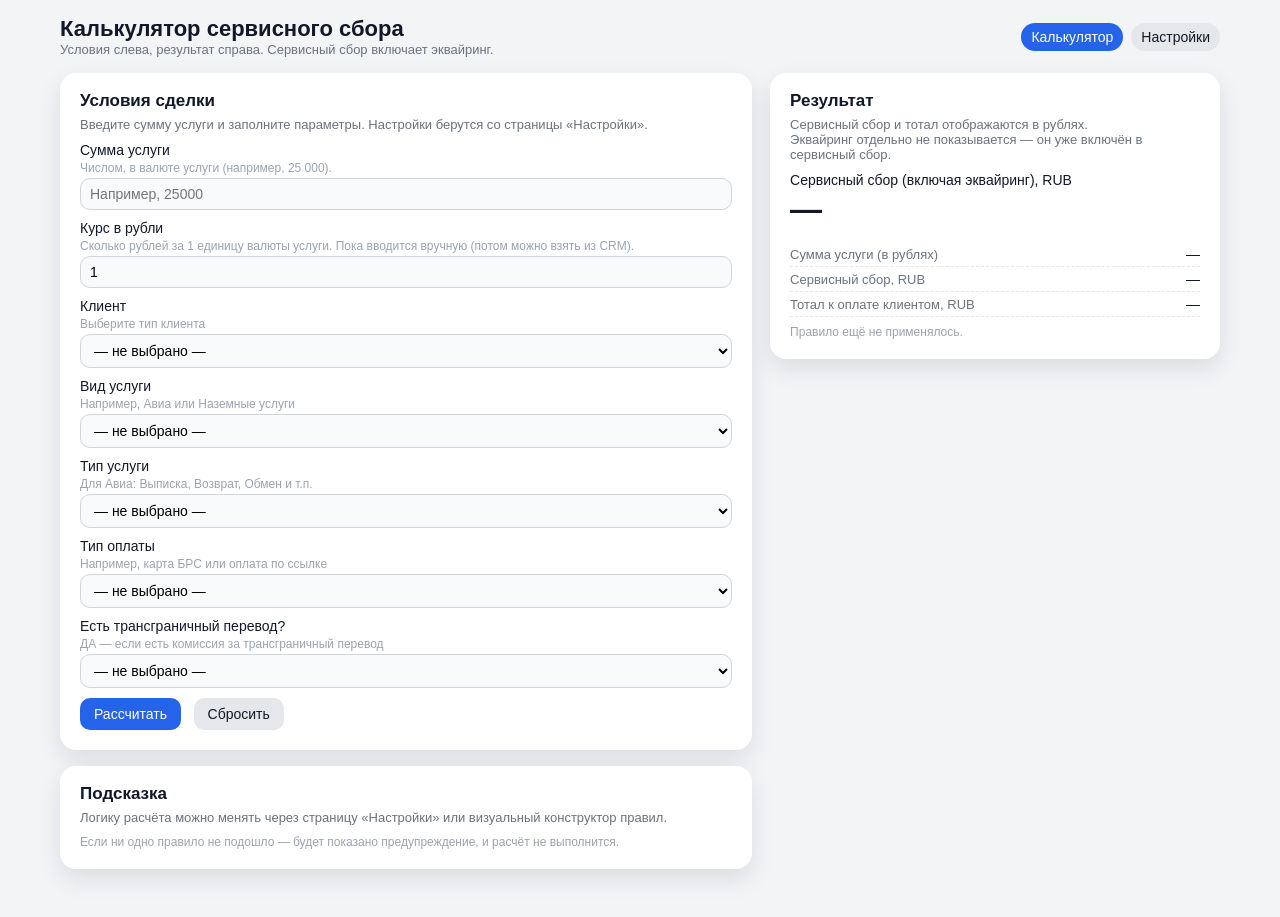
<file: fee/index.html>
<!-- index.html -->
<!DOCTYPE html>
<html lang="ru">
<head>
    <meta charset="UTF-8">
    <title>Калькулятор сервисного сбора</title>
    <link rel="stylesheet" href="styles.css">
</head>
<body>
<div class="app-wrapper">
    <!-- Шапка и меню -->
    <header class="app-header">
        <div>
            <div class="app-title">Калькулятор сервисного сбора</div>
            <div class="app-subtitle">Условия слева, результат справа. Сервисный сбор включает эквайринг.</div>
        </div>
        <nav class="app-nav">
            <a href="index.html" class="active">Калькулятор</a>
            <a href="settings.html">Настройки</a>
        </nav>
    </header>

    <!-- Основная раскладка: слева условия, справа результат -->
    <div class="layout-main">
        <!-- ЛЕВАЯ ЧАСТЬ: УСЛОВИЯ -->
        <div>
            <div class="card">
                <div class="card-title">Условия сделки</div>
                <div class="card-subtitle">
                    Введите сумму услуги и заполните параметры. Настройки берутся со страницы «Настройки».
                </div>

                <!-- Базовые поля -->
                <div class="field">
                    <div class="field-label">Сумма услуги</div>
                    <div class="field-hint">Числом, в валюте услуги (например, 25 000).</div>
                    <input type="number" id="amountInput" min="0" step="0.01" placeholder="Например, 25000">
                </div>

                <div class="field">
                    <div class="field-label">Курс в рубли</div>
                    <div class="field-hint">
                        Сколько рублей за 1 единицу валюты услуги. Пока вводится вручную (потом можно взять из CRM).
                    </div>
                    <input type="number" id="rateInput" min="0" step="0.0001" value="1">
                </div>

                <!-- Динамические поля из сущностей -->
                <div id="dynamicConditionsContainer"></div>

                <button class="btn" id="calculateBtn">Рассчитать</button>
                <button class="btn btn-secondary" id="clearBtn" style="margin-left: 8px;">Сбросить</button>

                <div id="mainError" class="alert-error" style="display:none;"></div>
            </div>

            <div class="card">
                <div class="card-title">Подсказка</div>
                <div class="card-subtitle">
                    Логику расчёта можно менять через страницу «Настройки» или визуальный конструктор правил.
                </div>
                <div class="text-muted">
                    Если ни одно правило не подошло — будет показано предупреждение, и расчёт не выполнится.
                </div>
            </div>
        </div>

        <!-- ПРАВАЯ ЧАСТЬ: РЕЗУЛЬТАТ -->
        <div>
            <div class="card">
                <div class="card-title">Результат</div>
                <div class="card-subtitle">
                    Сервисный сбор и тотал отображаются в рублях.<br>
                    Эквайринг отдельно не показывается — он уже включён в сервисный сбор.
                </div>

                <div class="field">
                    <div class="field-label">Сервисный сбор (включая эквайринг), RUB</div>
                    <div id="serviceFeeMain" class="result-main-value">—</div>
                </div>

                <div class="result-row">
                    <div class="result-label">Сумма услуги (в рублях)</div>
                    <div id="amountRubResult">—</div>
                </div>

                <div class="result-row">
                    <div class="result-label">Сервисный сбор, RUB</div>
                    <div id="serviceFeeResult">—</div>
                </div>

                <div class="result-row">
                    <div class="result-label">Тотал к оплате клиентом, RUB</div>
                    <div id="totalResult">—</div>
                </div>

                <div class="text-muted" style="margin-top: 8px;" id="ruleInfo">
                    Правило ещё не применялось.
                </div>
            </div>
        </div>
    </div>
</div>

<script src="js/config.js"></script>
<script src="js/main.js"></script>
</body>
</html>
</file>
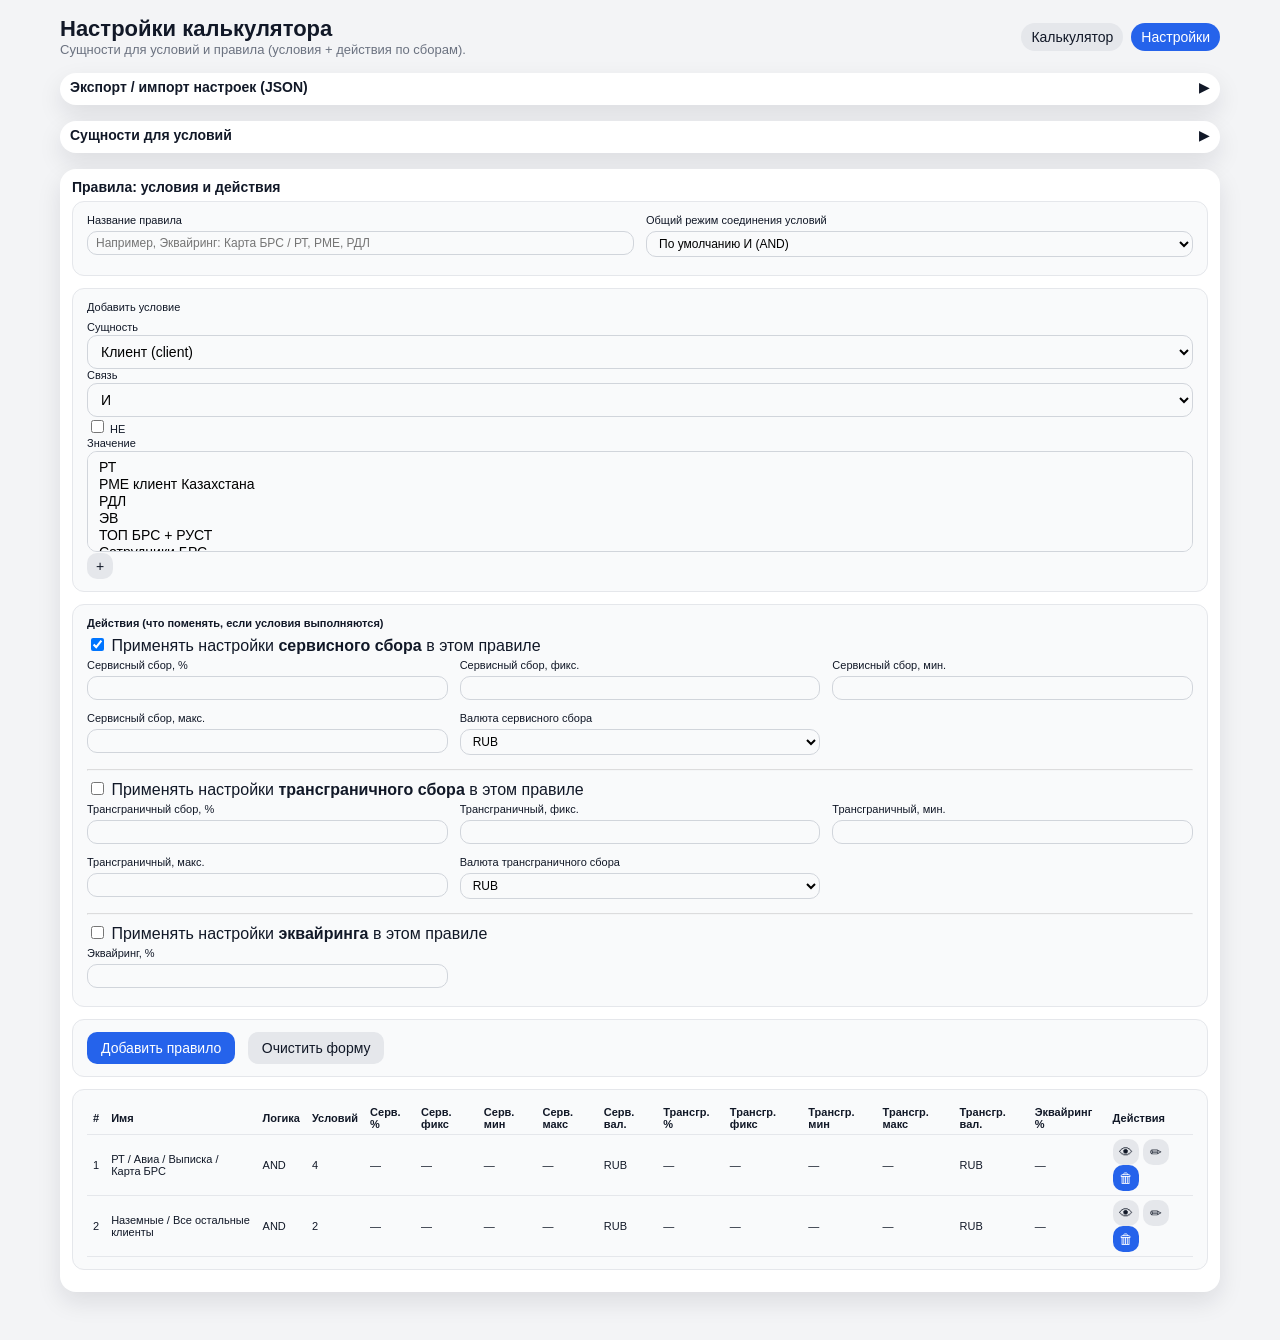
<file: fee/settings.html>
<!DOCTYPE html>
<html lang="ru">
<head>
    <meta charset="UTF-8">
    <title>Настройки калькулятора</title>
    <link rel="stylesheet" href="styles.css">
</head>
<body class="settings-page">
<div class="app-wrapper">
    <header class="app-header">
        <div>
            <div class="app-title">Настройки калькулятора</div>
            <div class="app-subtitle">
                Сущности для условий и правила (условия + действия по сборам).
            </div>
        </div>
        <nav class="app-nav">
            <a href="index.html">Калькулятор</a>
            <a href="settings.html" class="active">Настройки</a>
        </nav>
    </header>

    <!-- JSON: сворачиваемый блок -->
    <div class="card">
        <div class="card-header-row" id="jsonToggle">
            <div class="card-title">Экспорт / импорт настроек (JSON)</div>
            <span class="card-toggle-arrow" id="jsonArrow">▶</span>
        </div>

        <div class="card-body-collapsible" id="jsonBody" style="display: none;">
            <div class="field">
                <div class="field-label">Текущие настройки (JSON)</div>
                <textarea id="configJsonTextarea"></textarea>
            </div>

            <button class="btn" id="saveJsonBtn">Сохранить JSON в настройки</button>
            <button class="btn btn-secondary" id="resetDefaultBtn" style="margin-left: 8px;">
                Сбросить к настройкам по умолчанию
            </button>

            <div id="jsonMessage" class="alert-success" style="display:none;"></div>
        </div>
    </div>

    <!-- СУЩНОСТИ: сворачиваемый блок -->
    <div class="card">
        <div class="card-header-row" id="entitiesToggle">
            <div class="card-title">Сущности для условий</div>
            <span class="card-toggle-arrow" id="entitiesArrow">▶</span>
        </div>

        <div class="card-body-collapsible" id="entitiesBody" style="display: none;">
            <table class="settings-table" id="entitiesTable">
                <thead>
                <tr>
                    <th>ID</th>
                    <th>Название</th>
                    <th>Тип</th>
                    <th>Множественный выбор</th>
                    <th>Показывать на главной</th>
                    <th>Значения (для списков)</th>
                    <th>Действия</th>
                </tr>
                </thead>
                <tbody></tbody>
            </table>

            <div style="margin-top: 10px; font-weight: 600; font-size: 12px;">Создание / редактирование сущности</div>

            <div class="entity-form" id="entityForm">
                <div class="entity-form-mode" id="entityFormMode">Режим: создание сущности</div>

                <div class="form-grid">
                    <div class="field">
                        <div class="field-label">ID сущности (латиница)</div>
                        <input type="text" id="newEntityId" placeholder="Например, clientType">
                    </div>

                    <div class="field">
                        <div class="field-label">Название для пользователя</div>
                        <input type="text" id="newEntityName" placeholder="Например, Клиент">
                    </div>

                    <div class="field">
                        <div class="field-label">Тип сущности</div>
                        <select id="newEntityType">
                            <option value="list">Список (выбор значений)</option>
                            <option value="number">Число</option>
                            <option value="percent">Процент</option>
                            <option value="boolean">ДА / НЕТ</option>
                        </select>
                    </div>

                    <div class="field">
                        <div class="field-label">Список значений (для типа "Список")</div>
                        <textarea id="newEntityValues" placeholder="Каждое значение с новой строки"></textarea>
                    </div>

                    <div class="field">
                        <label>
                            <input type="checkbox" id="newEntityMulti">
                            Разрешить множественный выбор
                        </label>
                    </div>

                    <div class="field">
                        <label>
                            <input type="checkbox" id="newEntityShowOnMain" checked>
                            Показывать поле на главной странице
                        </label>
                    </div>
                </div>

                <div style="margin-top: 6px;">
                    <button class="btn" id="addEntityBtn">Добавить сущность</button>
                    <button class="btn btn-secondary" id="cancelEntityEditBtn" style="margin-left: 8px; display:none;">
                        Отменить редактирование
                    </button>
                </div>

                <div id="entitiesMessage" class="alert-success" style="display:none; margin-top: 4px;"></div>
            </div>
        </div>
    </div>

    <!-- ПРАВИЛА: УСЛОВИЯ + ДЕЙСТВИЯ -->
    <div class="card">
        <div class="card-title">Правила: условия и действия</div>

        <!-- Блок: название + общие настройки -->
        <div class="rule-section">
            <div class="form-grid">
                <div class="field">
                    <div class="field-label">Название правила</div>
                    <input type="text" id="ruleNameInput"
                           placeholder="Например, Эквайринг: Карта БРС / РТ, РМЕ, РДЛ">
                </div>

                <div class="field">
                    <div class="field-label">Общий режим соединения условий</div>
                    <select id="ruleLogicSelect">
                        <option value="AND">По умолчанию И (AND)</option>
                        <option value="OR">По умолчанию ИЛИ (OR)</option>
                    </select>
                </div>
            </div>
        </div>

        <!-- Блок: условия -->
        <div class="rule-section">
            <div class="field">
                <div class="field-label">Добавить условие</div>
            </div>

            <!-- Одна строка-конструктор условия -->
            <div class="field-inline" style="flex-wrap: wrap; gap: 8px;">
                <div style="min-width: 180px;">
                    <div class="field-label">Сущность</div>
                    <select id="condEntitySelect"></select>
                </div>

                <div style="min-width: 90px;">
                    <div class="field-label">Связь</div>
                    <select id="condLinkSelect">
                        <option value="AND">И</option>
                        <option value="OR">ИЛИ</option>
                    </select>
                </div>

                <div style="min-width: 80px;">
                    <label class="field-label">
                        <input type="checkbox" id="condNotCheckbox">
                        НЕ
                    </label>
                </div>

                <div style="min-width: 220px; flex: 1;">
                    <div class="field-label">Значение</div>
                    <div id="condValueContainer"></div>
                </div>

                <div>
                    <button class="btn btn-secondary btn-icon" id="addConditionBtn" title="Добавить условие">+</button>
                </div>
            </div>

            <!-- Список уже добавленных условий -->
            <div class="rule-conditions-list" id="ruleConditionsList" style="display:none; margin-top: 6px;">
                <div style="font-size: 12px; margin-bottom: 2px;"><b>Текущие условия правила:</b></div>
                <ul id="ruleConditionsUl"></ul>
            </div>
        </div>

        <!-- Блок: Действия (что делаем с сервисным / трансграничным / эквайрингом) -->
        <div class="rule-section">
            <div class="field" style="margin-bottom: 4px;">
                <div class="field-label"><b>Действия (что поменять, если условия выполняются)</b></div>
            </div>

            <!-- Сервисный сбор -->
            <div class="field" style="margin-bottom: 4px;">
                <label>
                    <input type="checkbox" id="actServiceEnabled" checked>
                    Применять настройки <b>сервисного сбора</b> в этом правиле
                </label>
            </div>

            <div class="form-grid-3">
                <div class="field">
                    <div class="field-label">Сервисный сбор, %</div>
                    <input type="number" step="0.01" id="actServicePercent">
                </div>
                <div class="field">
                    <div class="field-label">Сервисный сбор, фикс.</div>
                    <input type="number" step="0.01" id="actServiceFixed">
                </div>
                <div class="field">
                    <div class="field-label">Сервисный сбор, мин.</div>
                    <input type="number" step="0.01" id="actServiceMin">
                </div>
                <div class="field">
                    <div class="field-label">Сервисный сбор, макс.</div>
                    <input type="number" step="0.01" id="actServiceMax">
                </div>
                <div class="field">
                    <div class="field-label">Валюта сервисного сбора</div>
                    <select id="actServiceCurrency">
                        <option value="RUB">RUB</option>
                        <option value="SERVICE">Валюта услуги</option>
                        <option value="USD">USD</option>
                        <option value="EUR">EUR</option>
                    </select>
                </div>
            </div>

            <hr style="margin: 8px 0; opacity: 0.3;">

            <!-- Трансграничный сбор -->
            <div class="field" style="margin-bottom: 4px;">
                <label>
                    <input type="checkbox" id="actCrossEnabled">
                    Применять настройки <b>трансграничного сбора</b> в этом правиле
                </label>
            </div>

            <div class="form-grid-3">
                <div class="field">
                    <div class="field-label">Трансграничный сбор, %</div>
                    <input type="number" step="0.01" id="actCrossPercent">
                </div>

                <div class="field">
                    <div class="field-label">Трансграничный, фикс.</div>
                    <input type="number" step="0.01" id="actCrossFixed">
                </div>

                <div class="field">
                    <div class="field-label">Трансграничный, мин.</div>
                    <input type="number" step="0.01" id="actCrossMin">
                </div>

                <div class="field">
                    <div class="field-label">Трансграничный, макс.</div>
                    <input type="number" step="0.01" id="actCrossMax">
                </div>

                <div class="field">
                    <div class="field-label">Валюта трансграничного сбора</div>
                    <select id="actCrossCurrency">
                        <option value="RUB">RUB</option>
                        <option value="SERVICE">Валюта услуги</option>
                        <option value="USD">USD</option>
                        <option value="EUR">EUR</option>
                    </select>
                </div>
            </div>

            <hr style="margin: 8px 0; opacity: 0.3;">

            <!-- Эквайринг -->
            <div class="field" style="margin-bottom: 4px;">
                <label>
                    <input type="checkbox" id="actAcquiringEnabled">
                    Применять настройки <b>эквайринга</b> в этом правиле
                </label>
            </div>

            <div class="form-grid-3">
                <div class="field">
                    <div class="field-label">Эквайринг, %</div>
                    <input type="number" step="0.01" id="actAcquiringPercent">
                </div>
            </div>
        </div>

        <!-- Кнопки сохранения правила -->
        <div class="rule-section">
            <button class="btn" id="saveRuleBtn">Добавить правило</button>
            <button class="btn btn-secondary" id="clearRuleFormBtn" style="margin-left: 8px;">Очистить форму</button>

            <div id="ruleMessage" class="alert-success" style="display:none; margin-top: 4px;"></div>
        </div>

        <!-- Таблица правил -->
        <div class="rule-section">
            <table class="settings-table" id="rulesTable">
                <thead>
                <tr>
                    <th>#</th>
                    <th>Имя</th>
                    <th>Логика</th>
                    <th>Условий</th>

                    <th>Серв. %</th>
                    <th>Серв. фикс</th>
                    <th>Серв. мин</th>
                    <th>Серв. макс</th>
                    <th>Серв. вал.</th>

                    <th>Трансгр. %</th>
                    <th>Трансгр. фикс</th>
                    <th>Трансгр. мин</th>
                    <th>Трансгр. макс</th>
                    <th>Трансгр. вал.</th>

                    <th>Эквайринг %</th>
                    <th>Действия</th>
                </tr>
                </thead>
                <tbody></tbody>
            </table>
        </div>
    </div>
</div>

<!-- Модальное окно ПРОСМОТРА правила (только чтение) -->
<div id="ruleModal" class="modal-backdrop">
    <div class="modal">
        <div class="modal-header">
            <div class="modal-title">Правило</div>
            <button class="btn btn-secondary btn-icon" id="ruleModalCloseBtn">✕</button>
        </div>
        <div class="modal-body">
            <!-- Здесь просто текстовое описание правила -->
            <pre id="ruleModalText" style="white-space: pre-wrap; font-size: 12px;"></pre>
        </div>
    </div>
</div>

<script src="js/config.js"></script>
<script src="js/settings.js"></script>
</body>
</html>
</file>
<file: fee/styles.css>
/* --------- ОБЩИЕ СТИЛИ ДЛЯ ОБОИХ ЭКРАНОВ --------- */

* {
    box-sizing: border-box;
}

body {
    margin: 0;
    padding: 0;
    font-family: -apple-system, BlinkMacSystemFont, "Segoe UI", Roboto, sans-serif;
    background: #f3f4f6;
    color: #111827;
}

/* Обёртка по ширине окна */
.app-wrapper {
    max-width: 1200px;
    margin: 0 auto;
    padding: 16px 20px 32px;
}

/* Верхняя панель: заголовок + меню */
.app-header {
    display: flex;
    justify-content: space-between;
    align-items: center;
    margin-bottom: 16px;
}

.app-title {
    font-size: 22px;
    font-weight: 700;
}

.app-subtitle {
    font-size: 13px;
    color: #6b7280;
}

/* Простое меню */
.app-nav {
    display: flex;
    gap: 8px;
}

.app-nav a {
    text-decoration: none;
    font-size: 14px;
    padding: 6px 10px;
    border-radius: 999px;
    background: #e5e7eb;
    color: #111827;
}

.app-nav a.active {
    background: #2563eb;
    color: #ffffff;
}

/* Карточка (белый блок с тенью) */
.card {
    background: #ffffff;
    border-radius: 16px;
    padding: 18px 20px 20px;
    box-shadow: 0 10px 25px rgba(15, 23, 42, 0.10);
    margin-bottom: 16px;
}

/* Заголовки блоков */
.card-title {
    font-size: 17px;
    font-weight: 600;
    margin-bottom: 6px;
}

.card-subtitle {
    font-size: 13px;
    color: #6b7280;
    margin-bottom: 10px;
}

/* Кнопки */
.btn {
    display: inline-flex;
    align-items: center;
    justify-content: center;
    border-radius: 10px;
    border: none;
    padding: 8px 14px;
    font-size: 14px;
    font-weight: 500;
    cursor: pointer;
    background: #2563eb;
    color: #ffffff;
    transition: background-color 0.15s ease, transform 0.05s ease;
}

.btn-secondary {
    background: #e5e7eb;
    color: #111827;
}

.btn:hover {
    background: #1d4ed8;
}

.btn-secondary:hover {
    background: #d1d5db;
}

.btn:active {
    transform: scale(0.98);
}

/* Инпуты и селекты */
.field {
    display: flex;
    flex-direction: column;
    gap: 3px;
    margin-bottom: 10px;
}

.field-label {
    font-size: 14px;
    font-weight: 500;
}

.field-hint {
    font-size: 12px;
    color: #9ca3af;
}

input[type="text"],
input[type="number"],
select,
textarea {
    border-radius: 10px;
    border: 1px solid #d1d5db;
    padding: 7px 9px;
    font-size: 14px;
    outline: none;
    background: #f9fafb;
    transition: border-color 0.15s ease, background-color 0.15s ease;
    width: 100%;
}

textarea {
    min-height: 80px;
    resize: vertical;
}

input:focus,
select:focus,
textarea:focus {
    border-color: #2563eb;
    background: #ffffff;
}

/* Малый текст/подпись */
.text-muted {
    font-size: 12px;
    color: #9ca3af;
}

/* Сообщение об ошибке */
.alert-error {
    margin-top: 6px;
    padding: 6px 8px;
    border-radius: 10px;
    background: #fef2f2;
    color: #b91c1c;
    font-size: 13px;
}

.alert-success {
    margin-top: 6px;
    padding: 6px 8px;
    border-radius: 10px;
    background: #ecfdf5;
    color: #15803d;
    font-size: 13px;
}

/* Таблица для списков настроек */
.settings-table {
    width: 100%;
    border-collapse: collapse;
    font-size: 13px;
}

.settings-table th,
.settings-table td {
    border-bottom: 1px solid #e5e7eb;
    padding: 4px 6px;
    text-align: left;
}

.settings-table th {
    background: #f9fafb;
    font-weight: 600;
}

/* --------- СПЕЦИФИКА ДЛЯ ГЛАВНОЙ --------- */

/* Два блока: слева условия, справа результат */
.layout-main {
    display: grid;
    grid-template-columns: minmax(0, 2fr) minmax(0, 1.3fr);
    gap: 18px;
}

@media (max-width: 900px) {
    .layout-main {
        grid-template-columns: minmax(0, 1fr);
    }
}

/* Правый блок с крупным выводом */
.result-main-value {
    font-size: 32px;
    font-weight: 700;
    margin-bottom: 4px;
}

.result-label {
    font-size: 13px;
    color: #6b7280;
}

.result-row {
    display: flex;
    justify-content: space-between;
    align-items: center;
    padding: 4px 0;
    border-bottom: 1px dashed #e5e7eb;
    font-size: 14px;
}

.result-row:last-child {
    border-bottom: none;
}
/* Визуальные блоки внутри страницы настроек (Условия / Действия) */
.rule-section {
    border-radius: 12px;
    border: 1px solid #e5e7eb;
    padding: 12px 14px;
    margin-bottom: 12px;
    background: #f9fafb;
}
/* Модальное окно для быстрого просмотра/редактирования правила */
.modal-backdrop {
    position: fixed;
    inset: 0;
    background: rgba(15, 23, 42, 0.35);
    display: none; /* по умолчанию скрыто */
    align-items: center;
    justify-content: center;
    z-index: 9999;
}

.modal {
    background: #ffffff;
    border-radius: 16px;
    padding: 14px 16px 16px;
    max-width: 520px;
    width: 100%;
    box-shadow: 0 20px 40px rgba(15, 23, 42, 0.35);
}

.modal-header {
    display: flex;
    justify-content: space-between;
    align-items: center;
    margin-bottom: 8px;
}

.modal-title {
    font-size: 16px;
    font-weight: 600;
}

.modal-body {
    max-height: 70vh;
    overflow-y: auto;
}
/* Компактные иконки-кнопки в таблицах */
.btn-icon {
    padding: 2px 6px;
    min-width: 26px;
    height: 26px;
    display: inline-flex;
    align-items: center;
    justify-content: center;
    font-size: 14px;
}

/* Заголовок карточки со стрелкой (для сворачивания) */
.card-header-row {
    display: flex;
    align-items: center;
    justify-content: space-between;
    cursor: pointer;
    margin-bottom: 4px;
}

.card-header-row .card-title {
    margin-bottom: 0;
}

.card-toggle-arrow {
    font-size: 16px;
    transition: transform 0.2s ease;
    user-select: none;
}

.card-toggle-arrow.open {
    transform: rotate(90deg);
}

/* Сворачиваемый блок содержимого карточки */
.card-body-collapsible {
    margin-top: 8px;
}

/* Форма сущностей, подсветка режима редактирования */
.entity-form {
    border-radius: 12px;
    padding: 8px 10px;
    margin-top: 10px;
}

.entity-form.editing {
    border: 1px solid #3b82f6;
    background: #eff6ff;
}

.entity-form-mode {
    font-size: 12px;
    color: #6b7280;
    margin-bottom: 6px;
}

/* Сетка для компактного размещения полей в два столбца */
.form-grid {
    display: grid;
    grid-template-columns: repeat(2, minmax(0, 1fr));
    column-gap: 16px;
    row-gap: 8px;
}

@media (max-width: 768px) {
    .form-grid {
        grid-template-columns: 1fr;
    }
}
/* Две колонки для карточек с таблицами на широких экранах */
.two-column-layout {
    display: grid;
    grid-template-columns: minmax(0, 1fr);
    gap: 16px;
    margin-top: 16px;
}

@media (min-width: 1024px) {
    .two-column-layout {
        grid-template-columns: minmax(0, 1fr) minmax(0, 1.2fr);
    }
}
/* === Компактный режим только для страницы настроек === */
.settings-page .card {
    padding: 10px 12px;
}

.settings-page .card-title {
    font-size: 14px;
    font-weight: 600;
    margin-bottom: 6px;
}

.settings-page .field-label {
    font-size: 11px;
    margin-bottom: 2px;
}

.settings-page .field {
    margin-bottom: 6px;
}

.settings-page .field input,
.settings-page .field select,
.settings-page .field textarea {
    font-size: 12px;
    padding: 4px 8px;
}

/* Компактная таблица в настройках */
.settings-page .settings-table th,
.settings-page .settings-table td {
    padding: 4px 6px;
    font-size: 11px;
}

/* Иконки-кнопки уже есть, оставляем: только для компактности настроек */
.btn-icon {
    padding: 2px 6px;
    min-width: 26px;
    height: 26px;
    display: inline-flex;
    align-items: center;
    justify-content: center;
    font-size: 14px;
}

/* Заголовок карточки со стрелкой (сворачивание) */
.card-header-row {
    display: flex;
    align-items: center;
    justify-content: space-between;
    cursor: pointer;
    margin-bottom: 4px;
}

.card-header-row .card-title {
    margin-bottom: 0;
}

.card-toggle-arrow {
    font-size: 14px;
    transition: transform 0.2s ease;
    user-select: none;
}

.card-toggle-arrow.open {
    transform: rotate(90deg);
}

/* Свёрнутая карточка — меньше отступы */
.settings-page .card.collapsed {
    padding: 6px 10px;
}

/* Тело сворачиваемого блока */
.card-body-collapsible {
    margin-top: 8px;
}

/* Форма сущностей, подсветка при редактировании */
.entity-form {
    border-radius: 10px;
    padding: 8px 10px;
    margin-top: 8px;
}

.entity-form.editing {
    border: 1px solid #3b82f6;
    background: #eff6ff;
}

.entity-form-mode {
    font-size: 11px;
    color: #6b7280;
    margin-bottom: 4px;
}

/* Сетка: 2 колонки */
.form-grid {
    display: grid;
    grid-template-columns: repeat(2, minmax(0, 1fr));
    column-gap: 12px;
    row-gap: 6px;
}

/* Сетка: 3 колонки (для блока правил) */
.form-grid-3 {
    display: grid;
    grid-template-columns: repeat(3, minmax(0, 1fr));
    column-gap: 12px;
    row-gap: 6px;
}

@media (max-width: 1024px) {
    .form-grid-3 {
        grid-template-columns: repeat(2, minmax(0, 1fr));
    }
}

@media (max-width: 768px) {
    .form-grid,
    .form-grid-3 {
        grid-template-columns: 1fr;
    }
}

/* Модальное окно (как раньше) */
.modal-backdrop {
    position: fixed;
    inset: 0;
    background: rgba(15, 23, 42, 0.35);
    display: none;
    align-items: center;
    justify-content: center;
    z-index: 9999;
}

.modal {
    background: #ffffff;
    border-radius: 16px;
    padding: 14px 16px 16px;
    max-width: 520px;
    width: 100%;
    box-shadow: 0 20px 40px rgba(15, 23, 42, 0.35);
}

.modal-header {
    display: flex;
    justify-content: space-between;
    align-items: center;
    margin-bottom: 8px;
}

.modal-title {
    font-size: 16px;
    font-weight: 600;
}

.modal-body {
    max-height: 70vh;
    overflow-y: auto;
}
</file>
